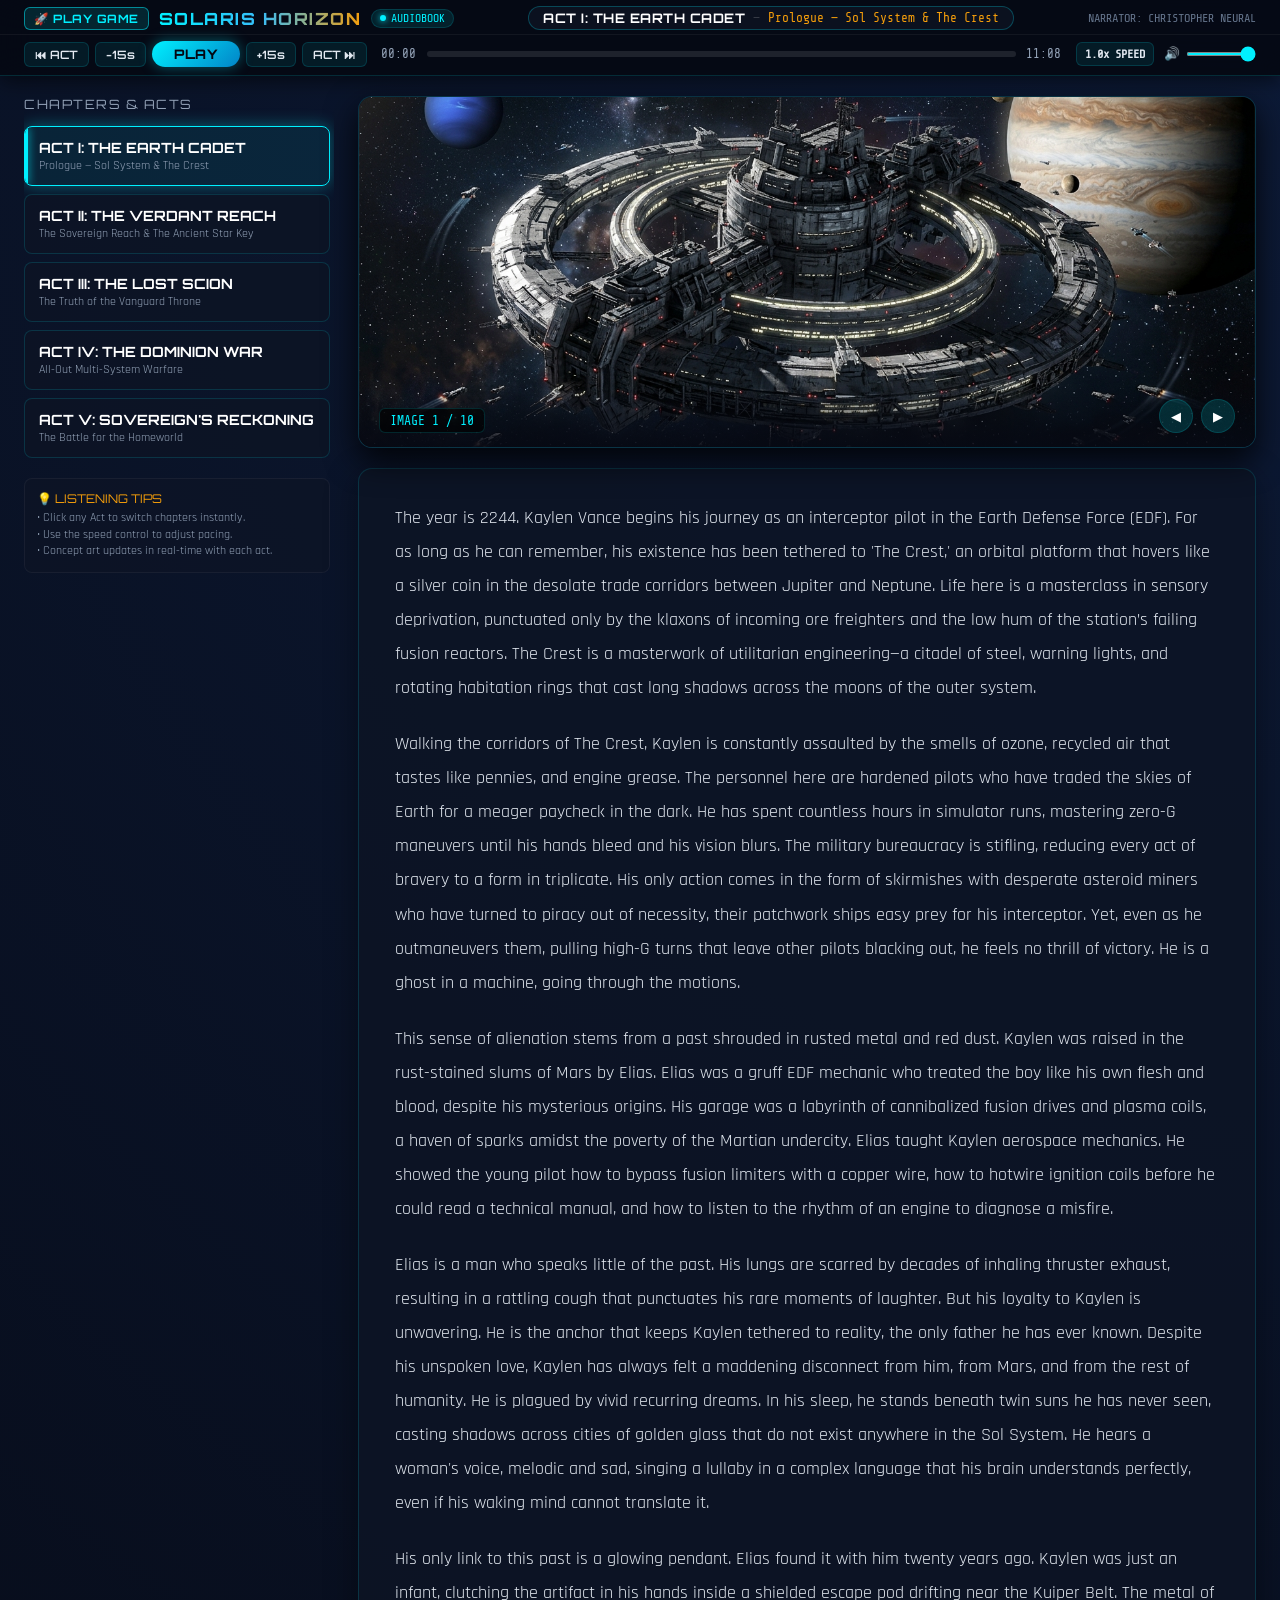
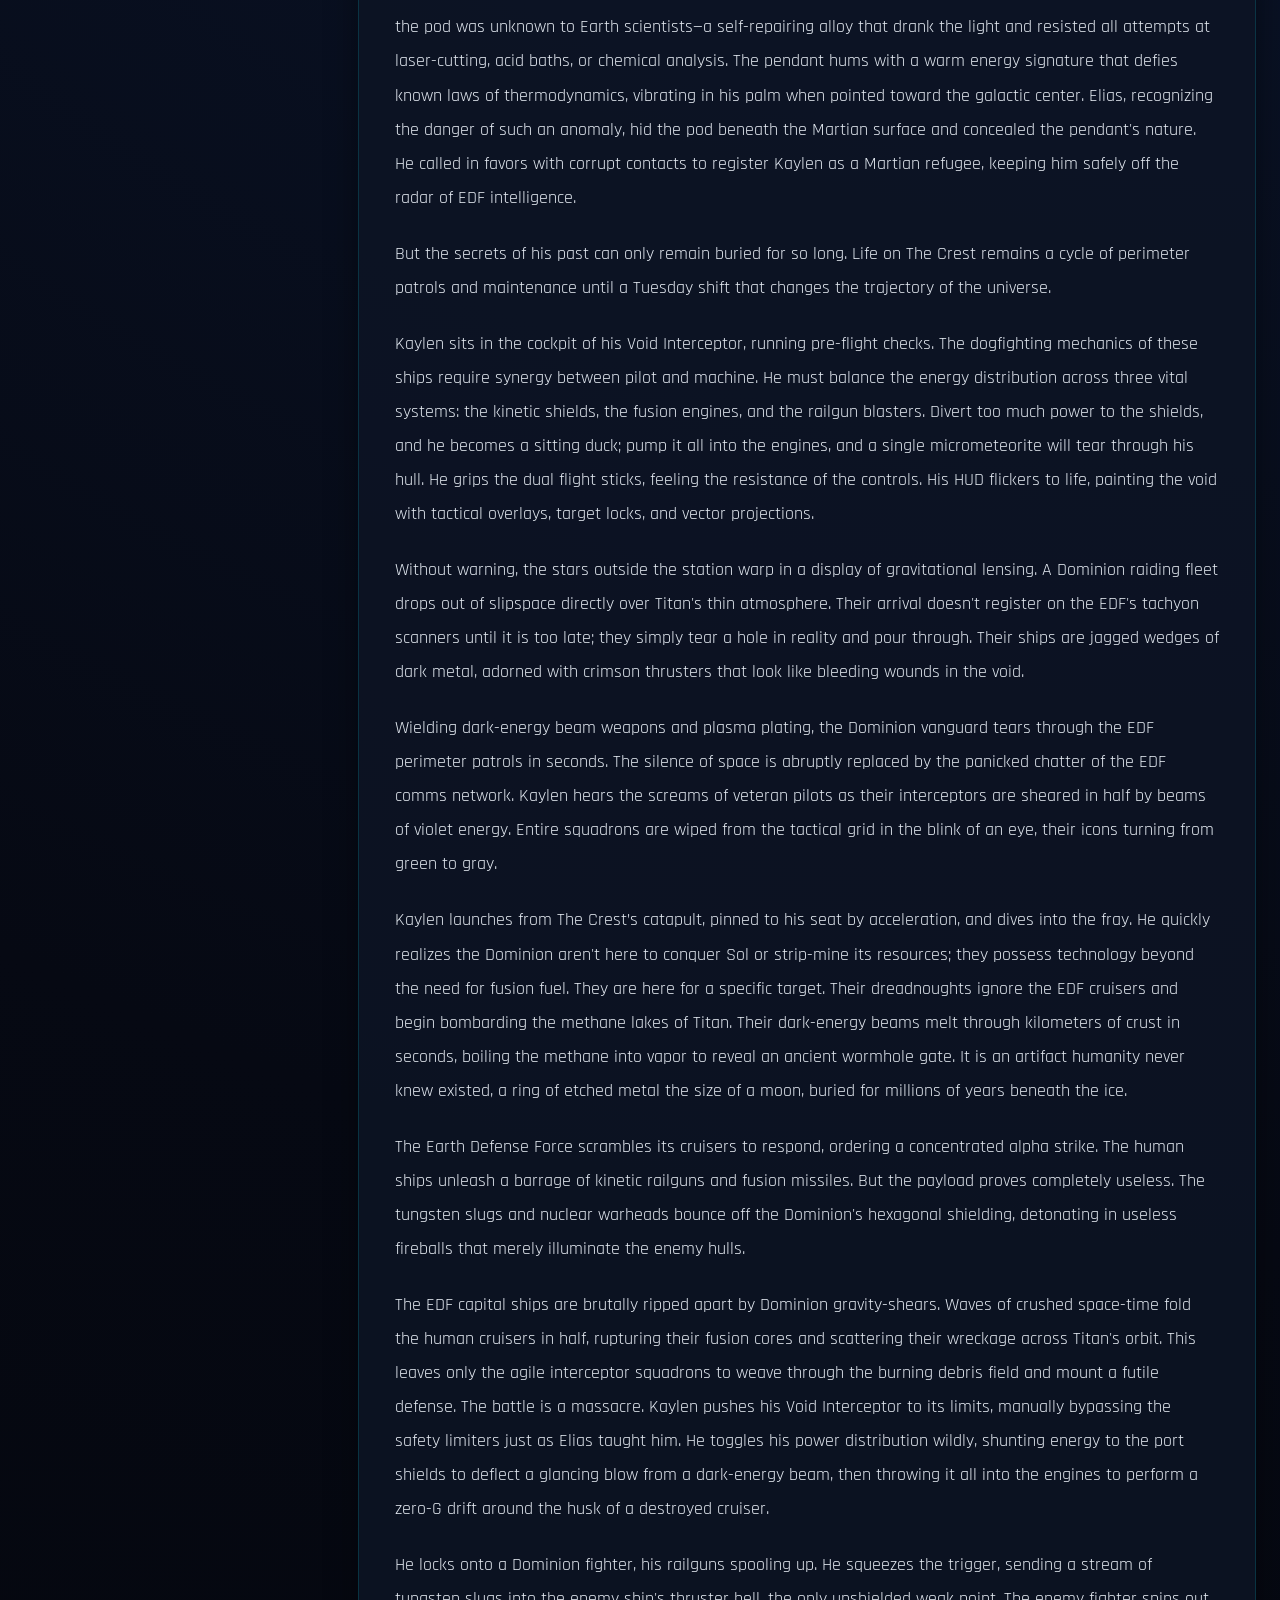
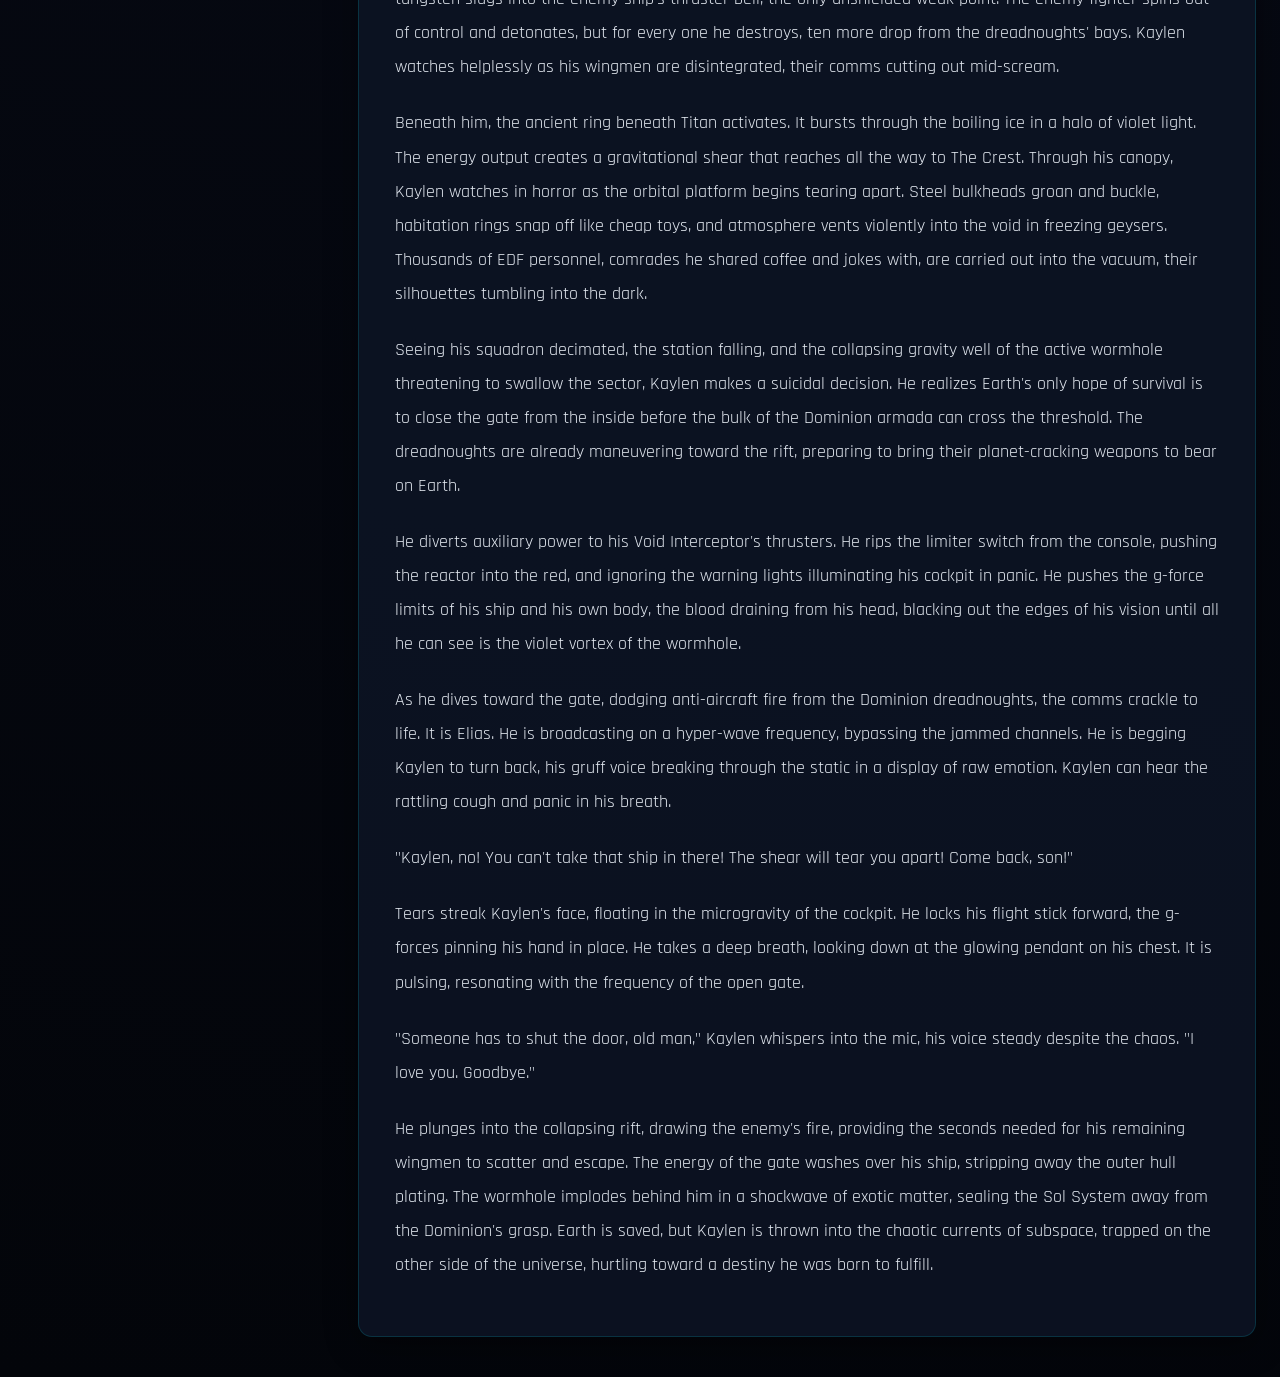
<file: audiobook.html>
<!DOCTYPE html>
<html lang="en">
<head>
    <meta charset="UTF-8">
    <meta name="viewport" content="width=device-width, initial-scale=1.0">
    <title>Solaris Horizon: Emergence — Audiobook & Cinematic Reader</title>
    <link rel="preconnect" href="https://fonts.googleapis.com">
    <link rel="preconnect" href="https://fonts.gstatic.com" crossorigin>
    <link href="https://fonts.googleapis.com/css2?family=Orbitron:wght@400;600;800;900&family=Rajdhani:wght@400;500;600;700&family=Share+Tech+Mono&display=swap" rel="stylesheet">
    <style>
        :root {
            --bg-base: #060913;
            --bg-card: rgba(14, 21, 37, 0.85);
            --bg-card-glass: rgba(10, 16, 30, 0.75);
            --cyan-primary: #00f0ff;
            --cyan-glow: rgba(0, 240, 255, 0.35);
            --gold-accent: #f59e0b;
            --gold-glow: rgba(245, 158, 11, 0.35);
            --purple-accent: #a855f7;
            --red-accent: #ef4444;
            --text-main: #e2e8f0;
            --text-muted: #94a3b8;
            --text-dim: #64748b;
            --border-glass: rgba(0, 240, 255, 0.15);
            --border-gold: rgba(245, 158, 11, 0.25);
        }

        * {
            box-sizing: border-box;
            margin: 0;
            padding: 0;
            user-select: none;
        }

        body {
            background: radial-gradient(circle at top right, #0d1b38 0%, #060913 60%, #03050a 100%);
            color: var(--text-main);
            font-family: 'Rajdhani', sans-serif;
            min-height: 100vh;
            display: flex;
            flex-direction: column;
            overflow-x: hidden;
        }

        /* Sticky Ultra-Compact Top Controls Bar */
        .top-nav-compact {
            background: rgba(6, 9, 19, 0.95);
            backdrop-filter: blur(16px);
            border-bottom: 1px solid var(--border-glass);
            position: sticky;
            top: 0;
            z-index: 1000;
            display: flex;
            flex-direction: column;
            box-shadow: 0 4px 20px rgba(0, 0, 0, 0.6);
        }

        .top-nav-row1 {
            display: flex;
            justify-content: space-between;
            align-items: center;
            padding: 6px 24px 4px 24px;
            border-bottom: 1px solid rgba(255, 255, 255, 0.05);
            gap: 12px;
        }

        .logo-group {
            display: flex;
            align-items: center;
            gap: 10px;
            flex-shrink: 0;
        }

        .back-game-btn {
            background: rgba(0, 240, 255, 0.12);
            border: 1px solid rgba(0, 240, 255, 0.5);
            color: var(--cyan-primary);
            text-decoration: none;
            font-family: 'Orbitron', sans-serif;
            font-size: 0.72rem;
            font-weight: 700;
            padding: 3px 9px;
            border-radius: 6px;
            transition: all 0.2s ease;
            letter-spacing: 0.5px;
        }

        .back-game-btn:hover {
            background: var(--cyan-primary);
            color: #000;
            box-shadow: 0 0 10px var(--cyan-glow);
        }

        .logo-title {
            font-family: 'Orbitron', sans-serif;
            font-size: 1.05rem;
            font-weight: 800;
            letter-spacing: 1.5px;
            background: linear-gradient(90deg, #00f0ff, #38bdf8, #f59e0b);
            -webkit-background-clip: text;
            -webkit-text-fill-color: transparent;
        }

        .badge-voice {
            font-family: 'Share Tech Mono', monospace;
            font-size: 0.72rem;
            background: rgba(0, 240, 255, 0.1);
            color: var(--cyan-primary);
            border: 1px solid var(--border-glass);
            padding: 2px 8px;
            border-radius: 14px;
            display: flex;
            align-items: center;
            gap: 5px;
        }

        .pulse-dot {
            width: 6px;
            height: 6px;
            background: var(--cyan-primary);
            border-radius: 50%;
            box-shadow: 0 0 6px var(--cyan-primary);
            animation: pulse 1.6s infinite;
        }

        @keyframes pulse {
            0%, 100% { transform: scale(1); opacity: 1; }
            50% { transform: scale(1.4); opacity: 0.6; }
        }

        .track-info-pill {
            display: flex;
            align-items: center;
            gap: 8px;
            background: rgba(14, 21, 37, 0.75);
            border: 1px solid rgba(0, 240, 255, 0.25);
            padding: 3px 14px;
            border-radius: 20px;
            overflow: hidden;
            text-overflow: ellipsis;
            white-space: nowrap;
            max-width: 50%;
        }

        .now-playing-title {
            font-family: 'Orbitron', sans-serif;
            font-size: 0.82rem;
            font-weight: 700;
            color: #fff;
            letter-spacing: 0.5px;
            white-space: nowrap;
        }

        .track-separator {
            color: rgba(255, 255, 255, 0.3);
            font-size: 0.8rem;
        }

        .now-playing-sub {
            font-size: 0.8rem;
            color: var(--gold-accent);
            font-family: 'Share Tech Mono', monospace;
            overflow: hidden;
            text-overflow: ellipsis;
            white-space: nowrap;
        }

        .narrator-tag {
            font-family: 'Share Tech Mono', monospace;
            color: var(--text-dim);
            font-size: 0.75rem;
            flex-shrink: 0;
        }

        .top-nav-row2 {
            display: flex;
            align-items: center;
            justify-content: space-between;
            gap: 14px;
            padding: 6px 24px 8px 24px;
        }

        .compact-btn-group {
            display: flex;
            align-items: center;
            gap: 6px;
            flex-shrink: 0;
        }

        .ctrl-btn-mini {
            background: rgba(0, 240, 255, 0.08);
            border: 1px solid var(--border-glass);
            color: var(--text-main);
            padding: 4px 10px;
            border-radius: 6px;
            cursor: pointer;
            font-family: 'Orbitron', sans-serif;
            font-size: 0.72rem;
            font-weight: 600;
            display: flex;
            align-items: center;
            justify-content: center;
            transition: all 0.2s ease;
        }

        .ctrl-btn-mini:hover {
            background: rgba(0, 240, 255, 0.2);
            border-color: var(--cyan-primary);
            color: #fff;
            box-shadow: 0 0 8px var(--cyan-glow);
        }

        .play-main-btn-compact {
            background: linear-gradient(135deg, #00f0ff, #0284c7);
            color: #030712;
            padding: 5px 22px;
            border-radius: 20px;
            border: none;
            font-family: 'Orbitron', sans-serif;
            font-size: 0.82rem;
            font-weight: 800;
            cursor: pointer;
            box-shadow: 0 0 14px var(--cyan-glow);
            transition: all 0.2s ease;
            letter-spacing: 0.5px;
        }

        .play-main-btn-compact:hover {
            transform: scale(1.04);
            box-shadow: 0 0 20px var(--cyan-primary);
        }

        .compact-progress-container {
            display: flex;
            align-items: center;
            gap: 10px;
            flex: 1;
        }

        .progress-bar-wrapper-compact {
            flex: 1;
            height: 6px;
            background: rgba(255, 255, 255, 0.1);
            border-radius: 3px;
            cursor: pointer;
            position: relative;
            overflow: hidden;
            transition: height 0.15s ease;
        }

        .progress-bar-wrapper-compact:hover {
            height: 8px;
        }

        .progress-bar-fill {
            height: 100%;
            width: 0%;
            background: linear-gradient(90deg, #00f0ff, #f59e0b);
            border-radius: 3px;
            box-shadow: 0 0 10px var(--cyan-primary);
            transition: width 0.1s linear;
        }

        .time-label {
            font-family: 'Share Tech Mono', monospace;
            font-size: 0.78rem;
            color: var(--text-muted);
            min-width: 36px;
        }

        .compact-aux-group {
            display: flex;
            align-items: center;
            gap: 10px;
            flex-shrink: 0;
        }

        .speed-btn {
            font-family: 'Share Tech Mono', monospace;
            font-size: 0.75rem;
            padding: 4px 8px;
        }

        .vol-control {
            display: flex;
            align-items: center;
            gap: 6px;
            font-size: 0.8rem;
        }

        .vol-control input[type="range"] {
            width: 70px;
            height: 4px;
            accent-color: var(--cyan-primary);
            cursor: pointer;
        }

        /* Layout */
        .main-container {
            max-width: 1440px;
            margin: 0 auto;
            padding: 20px 24px 40px 24px;
            display: grid;
            grid-template-columns: 310px 1fr;
            gap: 24px;
            flex: 1;
            width: 100%;
        }

        /* Left Navigation Tabs - ALWAYS STICKY */
        .sidebar {
            position: sticky;
            top: 86px;
            align-self: start;
            max-height: calc(100vh - 106px);
            overflow-y: auto;
            display: flex;
            flex-direction: column;
            gap: 12px;
            padding-right: 4px;
        }

        .sidebar::-webkit-scrollbar {
            width: 4px;
        }

        .sidebar::-webkit-scrollbar-track {
            background: transparent;
        }

        .sidebar::-webkit-scrollbar-thumb {
            background: rgba(0, 240, 255, 0.2);
            border-radius: 2px;
        }

        .sidebar::-webkit-scrollbar-thumb:hover {
            background: var(--cyan-primary);
        }

        .act-nav-list {
            display: flex;
            flex-direction: column;
            gap: 8px;
        }

        .act-tab-btn {
            background: var(--bg-card);
            border: 1px solid var(--border-glass);
            border-radius: 8px;
            padding: 12px 14px;
            text-align: left;
            cursor: pointer;
            transition: all 0.2s ease;
            position: relative;
            overflow: hidden;
        }

        .act-tab-btn:hover {
            border-color: var(--cyan-primary);
            box-shadow: 0 0 12px var(--cyan-glow);
            transform: translateX(3px);
        }

        .act-tab-btn.active {
            background: rgba(0, 240, 255, 0.08);
            border-color: var(--cyan-primary);
            box-shadow: 0 0 16px var(--cyan-glow);
        }

        .act-tab-btn.active::before {
            content: '';
            position: absolute;
            left: 0;
            top: 0;
            bottom: 0;
            width: 3px;
            background: var(--cyan-primary);
            box-shadow: 0 0 8px var(--cyan-primary);
        }

        .tab-title {
            font-family: 'Orbitron', sans-serif;
            font-size: 0.88rem;
            font-weight: 700;
            color: #fff;
            margin-bottom: 2px;
        }

        .tab-subtitle {
            font-size: 0.78rem;
            color: var(--text-muted);
            line-height: 1.2;
        }

        /* Content Panel */
        .content-panel {
            display: flex;
            flex-direction: column;
            gap: 20px;
        }

        /* Concept Art Slideshow - ALWAYS STICKY AT TOP */
        .art-showcase-card {
            background: var(--bg-card);
            border: 1px solid var(--border-glass);
            border-radius: 14px;
            overflow: hidden;
            position: sticky;
            top: 82px;
            z-index: 90;
            box-shadow: 0 12px 32px rgba(0, 0, 0, 0.85);
            backdrop-filter: blur(16px);
        }

        .art-display-wrapper {
            width: 100%;
            height: min(350px, 40vh);
            background: #020408;
            position: relative;
            display: flex;
            align-items: center;
            justify-content: center;
            overflow: hidden;
        }

        .art-img {
            width: 100%;
            height: 100%;
            object-fit: cover;
            transition: opacity 0.4s ease-in-out, transform 0.4s ease;
        }

        .art-overlay {
            position: absolute;
            bottom: 0;
            left: 0;
            right: 0;
            padding: 14px 20px;
            background: linear-gradient(to top, rgba(6, 9, 19, 0.95), transparent);
            display: flex;
            justify-content: space-between;
            align-items: flex-end;
        }

        .art-counter {
            font-family: 'Share Tech Mono', monospace;
            font-size: 0.82rem;
            color: var(--cyan-primary);
            background: rgba(0,0,0,0.65);
            padding: 4px 10px;
            border-radius: 6px;
            border: 1px solid var(--border-glass);
        }

        .art-nav-arrows {
            display: flex;
            gap: 8px;
        }

        .art-arrow-btn {
            background: rgba(0, 240, 255, 0.15);
            border: 1px solid var(--border-glass);
            color: #fff;
            width: 34px;
            height: 34px;
            border-radius: 50%;
            display: flex;
            align-items: center;
            justify-content: center;
            cursor: pointer;
            transition: all 0.2s ease;
            font-size: 0.8rem;
        }

        .art-arrow-btn:hover {
            background: var(--cyan-primary);
            color: #000;
            box-shadow: 0 0 10px var(--cyan-glow);
        }

        /* Story Text Card */
        .story-text-card {
            background: var(--bg-card);
            border: 1px solid var(--border-glass);
            border-radius: 14px;
            padding: 32px 36px;
            line-height: 1.85;
            font-size: 1.15rem;
            user-select: text;
            box-shadow: 0 8px 32px rgba(0, 0, 0, 0.4);
            position: relative;
            z-index: 10;
        }

        .story-paragraph {
            margin-bottom: 22px;
            color: var(--text-main);
            transition: color 0.3s ease;
            scroll-margin-top: 460px;
        }

        .story-paragraph.reading-highlight {
            color: #ffffff;
            border-left: 3px solid var(--cyan-primary);
            padding-left: 14px;
            background: rgba(0, 240, 255, 0.04);
            border-radius: 0 8px 8px 0;
        }
    </style>
</head>
<body>

    <!-- Unified Sticky Compact Top Controls Header -->
    <header class="top-nav-compact">
        <!-- Row 1: Header Branding & Current Track Info -->
        <div class="top-nav-row1">
            <div class="logo-group">
                <a href="index.html" class="back-game-btn" title="Return to Space Game Simulator">🚀 PLAY GAME</a>
                <span class="logo-title">SOLARIS HORIZON</span>
                <span class="badge-voice"><span class="pulse-dot"></span> AUDIOBOOK</span>
            </div>
            
            <div class="track-info-pill">
                <span class="now-playing-title" id="playerTitle">ACT I: THE EARTH CADET</span>
                <span class="track-separator">—</span>
                <span class="now-playing-sub" id="playerSubtitle">Prologue — Sol System & The Crest</span>
            </div>
            
            <div class="narrator-tag">
                <span>NARRATOR: CHRISTOPHER NEURAL</span>
            </div>
        </div>

        <!-- Row 2: Ultra-Compact Audio Playback Controls & Scrubber -->
        <div class="top-nav-row2">
            <!-- Playback Control Buttons -->
            <div class="compact-btn-group">
                <button class="ctrl-btn-mini" onclick="prevAct()" title="Previous Act">⏮ ACT</button>
                <button class="ctrl-btn-mini" onclick="skipTime(-15)" title="Rewind 15 seconds">-15s</button>
                <button class="play-main-btn-compact" id="playPauseBtn" onclick="togglePlay()">PLAY</button>
                <button class="ctrl-btn-mini" onclick="skipTime(15)" title="Forward 15 seconds">+15s</button>
                <button class="ctrl-btn-mini" onclick="nextAct()" title="Next Act">ACT ⏭</button>
            </div>

            <!-- Integrated Progress Bar & Time Display -->
            <div class="compact-progress-container">
                <span class="time-label" id="currentTime">00:00</span>
                <div class="progress-bar-wrapper-compact" id="progressWrapper" onclick="seekAudio(event)" title="Click to seek audio">
                    <div class="progress-bar-fill" id="progressFill"></div>
                </div>
                <span class="time-label" id="totalTime">--:--</span>
            </div>

            <!-- Speed & Volume Controls -->
            <div class="compact-aux-group">
                <button class="ctrl-btn-mini speed-btn" id="speedBtn" onclick="cycleSpeed()" title="Playback Speed">1.0x SPEED</button>
                <div class="vol-control">
                    <label for="volSlider">🔊</label>
                    <input type="range" min="0" max="1" step="0.05" value="1" id="volSlider" oninput="setVolume(this.value)" title="Volume">
                </div>
            </div>
        </div>
    </header>

    <main class="main-container">
        <!-- Sidebar Navigation (Always Visible & Sticky) -->
        <aside class="sidebar">
            <div style="font-family: 'Orbitron'; font-size: 0.8rem; letter-spacing: 1.5px; color: var(--text-muted); margin-bottom: 2px;">CHAPTERS & ACTS</div>
            <div class="act-nav-list" id="actNavList"></div>
            
            <div style="margin-top: 8px; padding: 12px; background: rgba(14, 21, 37, 0.6); border: 1px solid rgba(255,255,255,0.05); border-radius: 8px;">
                <div style="font-family: 'Orbitron'; font-size: 0.75rem; color: var(--gold-accent); margin-bottom: 4px;">💡 LISTENING TIPS</div>
                <div style="font-size: 0.75rem; color: var(--text-muted); line-height: 1.4;">
                    • Click any Act to switch chapters instantly.<br>
                    • Use the speed control to adjust pacing.<br>
                    • Concept art updates in real-time with each act.
                </div>
            </div>
        </aside>

        <!-- Main Content Area -->
        <section class="content-panel">
            
            <!-- Concept Art Slideshow -->
            <div class="art-showcase-card">
                <div class="art-display-wrapper">
                    <img src="" id="artImage" class="art-img" alt="Act Concept Art">
                    <div class="art-overlay">
                        <div class="art-counter" id="artCounter">IMAGE 1 / 10</div>
                        <div class="art-nav-arrows">
                            <button class="art-arrow-btn" onclick="prevImage()" title="Previous Image">◀</button>
                            <button class="art-arrow-btn" onclick="nextImage()" title="Next Image">▶</button>
                        </div>
                    </div>
                </div>
            </div>

            <!-- Story Text Reader -->
            <div class="story-text-card" id="storyTextContainer"></div>

        </section>
    </main>

    <audio id="audioElement" preload="auto"></audio>

    <script>
        const actsData = [
  {
    "actNum": "I",
    "actKey": "act1",
    "title": "ACT I: THE EARTH CADET",
    "subtitle": "Prologue — Sol System & The Crest",
    "audio": "audio/act_i_narration.mp3",
    "images": [
      "concept_art/act1/act1_scene1_1787218888778.jpg",
      "concept_art/act1/act1_scene2_1787218896806.jpg",
      "concept_art/act1/act1_scene3_1787218905774.jpg",
      "concept_art/act1/act1_scene4_1787218922147.jpg",
      "concept_art/act1/act1_scene5_1787218930393.jpg",
      "concept_art/act1/act1_scene6_1787218937514.jpg",
      "concept_art/act1/act1_scene7_1787218990558.jpg",
      "concept_art/act1/act1_scene8_1787219008816.jpg",
      "concept_art/act1/act1_scene9_1787218956046.jpg",
      "concept_art/act1/act1_scene10_1787219027147.jpg"
    ],
    "paragraphs": [
      "The year is 2244. Kaylen Vance begins his journey as an interceptor pilot in the Earth Defense Force (EDF). For as long as he can remember, his existence has been tethered to 'The Crest,' an orbital platform that hovers like a silver coin in the desolate trade corridors between Jupiter and Neptune. Life here is a masterclass in sensory deprivation, punctuated only by the klaxons of incoming ore freighters and the low hum of the station’s failing fusion reactors. The Crest is a masterwork of utilitarian engineering—a citadel of steel, warning lights, and rotating habitation rings that cast long shadows across the moons of the outer system.",
      "Walking the corridors of The Crest, Kaylen is constantly assaulted by the smells of ozone, recycled air that tastes like pennies, and engine grease. The personnel here are hardened pilots who have traded the skies of Earth for a meager paycheck in the dark. He has spent countless hours in simulator runs, mastering zero-G maneuvers until his hands bleed and his vision blurs. The military bureaucracy is stifling, reducing every act of bravery to a form in triplicate. His only action comes in the form of skirmishes with desperate asteroid miners who have turned to piracy out of necessity, their patchwork ships easy prey for his interceptor. Yet, even as he outmaneuvers them, pulling high-G turns that leave other pilots blacking out, he feels no thrill of victory. He is a ghost in a machine, going through the motions.",
      "This sense of alienation stems from a past shrouded in rusted metal and red dust. Kaylen was raised in the rust-stained slums of Mars by Elias. Elias was a gruff EDF mechanic who treated the boy like his own flesh and blood, despite his mysterious origins. His garage was a labyrinth of cannibalized fusion drives and plasma coils, a haven of sparks amidst the poverty of the Martian undercity. Elias taught Kaylen aerospace mechanics. He showed the young pilot how to bypass fusion limiters with a copper wire, how to hotwire ignition coils before he could read a technical manual, and how to listen to the rhythm of an engine to diagnose a misfire.",
      "Elias is a man who speaks little of the past. His lungs are scarred by decades of inhaling thruster exhaust, resulting in a rattling cough that punctuates his rare moments of laughter. But his loyalty to Kaylen is unwavering. He is the anchor that keeps Kaylen tethered to reality, the only father he has ever known. Despite his unspoken love, Kaylen has always felt a maddening disconnect from him, from Mars, and from the rest of humanity. He is plagued by vivid recurring dreams. In his sleep, he stands beneath twin suns he has never seen, casting shadows across cities of golden glass that do not exist anywhere in the Sol System. He hears a woman's voice, melodic and sad, singing a lullaby in a complex language that his brain understands perfectly, even if his waking mind cannot translate it.",
      "His only link to this past is a glowing pendant. Elias found it with him twenty years ago. Kaylen was just an infant, clutching the artifact in his hands inside a shielded escape pod drifting near the Kuiper Belt. The metal of the pod was unknown to Earth scientists—a self-repairing alloy that drank the light and resisted all attempts at laser-cutting, acid baths, or chemical analysis. The pendant hums with a warm energy signature that defies known laws of thermodynamics, vibrating in his palm when pointed toward the galactic center. Elias, recognizing the danger of such an anomaly, hid the pod beneath the Martian surface and concealed the pendant's nature. He called in favors with corrupt contacts to register Kaylen as a Martian refugee, keeping him safely off the radar of EDF intelligence.",
      "But the secrets of his past can only remain buried for so long. Life on The Crest remains a cycle of perimeter patrols and maintenance until a Tuesday shift that changes the trajectory of the universe.",
      "Kaylen sits in the cockpit of his Void Interceptor, running pre-flight checks. The dogfighting mechanics of these ships require synergy between pilot and machine. He must balance the energy distribution across three vital systems: the kinetic shields, the fusion engines, and the railgun blasters. Divert too much power to the shields, and he becomes a sitting duck; pump it all into the engines, and a single micrometeorite will tear through his hull. He grips the dual flight sticks, feeling the resistance of the controls. His HUD flickers to life, painting the void with tactical overlays, target locks, and vector projections.",
      "Without warning, the stars outside the station warp in a display of gravitational lensing. A Dominion raiding fleet drops out of slipspace directly over Titan's thin atmosphere. Their arrival doesn't register on the EDF's tachyon scanners until it is too late; they simply tear a hole in reality and pour through. Their ships are jagged wedges of dark metal, adorned with crimson thrusters that look like bleeding wounds in the void.",
      "Wielding dark-energy beam weapons and plasma plating, the Dominion vanguard tears through the EDF perimeter patrols in seconds. The silence of space is abruptly replaced by the panicked chatter of the EDF comms network. Kaylen hears the screams of veteran pilots as their interceptors are sheared in half by beams of violet energy. Entire squadrons are wiped from the tactical grid in the blink of an eye, their icons turning from green to gray.",
      "Kaylen launches from The Crest’s catapult, pinned to his seat by acceleration, and dives into the fray. He quickly realizes the Dominion aren't here to conquer Sol or strip-mine its resources; they possess technology beyond the need for fusion fuel. They are here for a specific target. Their dreadnoughts ignore the EDF cruisers and begin bombarding the methane lakes of Titan. Their dark-energy beams melt through kilometers of crust in seconds, boiling the methane into vapor to reveal an ancient wormhole gate. It is an artifact humanity never knew existed, a ring of etched metal the size of a moon, buried for millions of years beneath the ice.",
      "The Earth Defense Force scrambles its cruisers to respond, ordering a concentrated alpha strike. The human ships unleash a barrage of kinetic railguns and fusion missiles. But the payload proves completely useless. The tungsten slugs and nuclear warheads bounce off the Dominion's hexagonal shielding, detonating in useless fireballs that merely illuminate the enemy hulls.",
      "The EDF capital ships are brutally ripped apart by Dominion gravity-shears. Waves of crushed space-time fold the human cruisers in half, rupturing their fusion cores and scattering their wreckage across Titan's orbit. This leaves only the agile interceptor squadrons to weave through the burning debris field and mount a futile defense. The battle is a massacre. Kaylen pushes his Void Interceptor to its limits, manually bypassing the safety limiters just as Elias taught him. He toggles his power distribution wildly, shunting energy to the port shields to deflect a glancing blow from a dark-energy beam, then throwing it all into the engines to perform a zero-G drift around the husk of a destroyed cruiser.",
      "He locks onto a Dominion fighter, his railguns spooling up. He squeezes the trigger, sending a stream of tungsten slugs into the enemy ship's thruster bell, the only unshielded weak point. The enemy fighter spins out of control and detonates, but for every one he destroys, ten more drop from the dreadnoughts' bays. Kaylen watches helplessly as his wingmen are disintegrated, their comms cutting out mid-scream.",
      "Beneath him, the ancient ring beneath Titan activates. It bursts through the boiling ice in a halo of violet light. The energy output creates a gravitational shear that reaches all the way to The Crest. Through his canopy, Kaylen watches in horror as the orbital platform begins tearing apart. Steel bulkheads groan and buckle, habitation rings snap off like cheap toys, and atmosphere vents violently into the void in freezing geysers. Thousands of EDF personnel, comrades he shared coffee and jokes with, are carried out into the vacuum, their silhouettes tumbling into the dark.",
      "Seeing his squadron decimated, the station falling, and the collapsing gravity well of the active wormhole threatening to swallow the sector, Kaylen makes a suicidal decision. He realizes Earth's only hope of survival is to close the gate from the inside before the bulk of the Dominion armada can cross the threshold. The dreadnoughts are already maneuvering toward the rift, preparing to bring their planet-cracking weapons to bear on Earth.",
      "He diverts auxiliary power to his Void Interceptor's thrusters. He rips the limiter switch from the console, pushing the reactor into the red, and ignoring the warning lights illuminating his cockpit in panic. He pushes the g-force limits of his ship and his own body, the blood draining from his head, blacking out the edges of his vision until all he can see is the violet vortex of the wormhole.",
      "As he dives toward the gate, dodging anti-aircraft fire from the Dominion dreadnoughts, the comms crackle to life. It is Elias. He is broadcasting on a hyper-wave frequency, bypassing the jammed channels. He is begging Kaylen to turn back, his gruff voice breaking through the static in a display of raw emotion. Kaylen can hear the rattling cough and panic in his breath.",
      "\"Kaylen, no! You can't take that ship in there! The shear will tear you apart! Come back, son!\"",
      "Tears streak Kaylen's face, floating in the microgravity of the cockpit. He locks his flight stick forward, the g-forces pinning his hand in place. He takes a deep breath, looking down at the glowing pendant on his chest. It is pulsing, resonating with the frequency of the open gate.",
      "\"Someone has to shut the door, old man,\" Kaylen whispers into the mic, his voice steady despite the chaos. \"I love you. Goodbye.\"",
      "He plunges into the collapsing rift, drawing the enemy's fire, providing the seconds needed for his remaining wingmen to scatter and escape. The energy of the gate washes over his ship, stripping away the outer hull plating. The wormhole implodes behind him in a shockwave of exotic matter, sealing the Sol System away from the Dominion's grasp. Earth is saved, but Kaylen is thrown into the chaotic currents of subspace, trapped on the other side of the universe, hurtling toward a destiny he was born to fulfill."
    ]
  },
  {
    "actNum": "II",
    "actKey": "act2",
    "title": "ACT II: THE VERDANT REACH",
    "subtitle": "The Sovereign Reach & The Ancient Star Key",
    "audio": "audio/act_ii_narration.mp3",
    "images": [
      "concept_art/act2/act2_scene1_1787218890260.jpg",
      "concept_art/act2/act2_scene2_1787218897262.jpg",
      "concept_art/act2/act2_scene3_1787218906436.jpg",
      "concept_art/act2/act2_scene4_1787218927540.jpg",
      "concept_art/act2/act2_scene5_1787218938347.jpg",
      "concept_art/act2/act2_scene6_1787218971818.jpg",
      "concept_art/act2/act2_scene7_1787218980430.jpg",
      "concept_art/act2/act2_scene8_1787218999741.jpg",
      "concept_art/act2/act2_scene9_1787219008505.jpg",
      "concept_art/act2/act2_scene10_1787219016454.jpg"
    ],
    "paragraphs": [
      "Expelled from the chaotic subspace currents of the collapsing wormhole, Kaylen Vance slammed back into real-space with bone-jarring force. The transition from the sterile void of the Sol System to this new sector was a sensory overload. Outside his shattered canopy, the sky was a canvas of luminescent nebulas—vibrant ribbons of pink and green, interwoven with rogue asteroid clusters that drifted like forgotten debris of creation. This was the Sovereign Reach, an uncharted expanse thousands of light-years from Earth, and it was deadly.",
      "His Void Interceptor was a floating coffin. Damage alarms wailed in a symphony of imminent death, the life support system was failing, and the fusion reactor had drained in the sprint to seal the Titan gate. Frost crept across the edges of the cockpit glass, and the cold of the void began to seep through Kaylen's flight suit. He was drifting toward the corona of a harsh star, his breath crystallizing in the failing atmosphere.",
      "Just as the edges of his vision began to darken, a violent jolt rocked the Interceptor. An azure tractor beam locked onto his ruined hull, halting its descent toward the star. Kaylen watched through half-lidded eyes as the rust-colored silhouette of a salvage vessel eclipsed the starlight, pulling him from the jaws of the void.",
      "He awoke hours later in the sterile medical bay of the scavenger ship, his wounds hastily patched. When he staggered to the observation deck, the sight before him stole the breath he had regained. The salvage vessel was docking at an independent outpost known as 'The Rust Haven'. It wasn't a space station; it was the hollowed-out carcass of a ancient dreadnought, a leviathan of metal suspended in cosmic dust.",
      "The Rust Haven was a chaotic hive of scum and villainy, built into the ribbed infrastructure of the ancient warship. It was a neon-lit maze of cantinas, chop shops, and black markets. Armed local warlords rubbed shoulders with disgraced politicians in the shadows, while synthetic units traded encrypted data drives for coolant. The air in the hangar bays tasted of sulfur, synthehol, and the static charge of unshielded plasma cutters.",
      "To survive in this unforgiving frontier, Kaylen had to make a choice. He was no longer an Earth Defense Force cadet; he was a ghost in a galaxy that didn't care if he lived or died. With a heavy heart, he stripped his EDF insignias from his flight suit and repainted his Interceptor's hull in matte grays. He dove headfirst into the underworld of mercenary warfare, knowing that out here, loyalty was bought with plasma fuel and survival belonged only to the ruthless.",
      "His first contracts were acts of desperation. Rival factions, criminal syndicates, and corporate barons controlled the Reach, and Kaylen offered his piloting skills to the highest bidder. He took on dangerous jobs that seasoned mercenaries wouldn't touch. One week, he was escorting freighter convoys through pirate-infested asteroid belts, his Interceptor weaving between monolithic rocks to pick off ambushers. The next, he was flying into volatile nebulas to raid hidden smuggler strongholds for contraband circuitry.",
      "He learned the art of the ambush, shedding the rigid doctrines of the EDF to adapt to the void. He mastered the maneuver of hiding his ship's heat signature within the corona of dying stars, striking out at bounties before vanishing back into the flames. He learned to salvage alien tech from the derelict capital ships from forgotten wars that littered the fringes of the sector.",
      "His tactics evolved. Kaylen learned to rely on stealth, speed, and environmental hazards rather than sheer firepower. He would lure pirate galleons into gas clouds, shooting pockets of methane to disintegrate his pursuers in localized supernovas. When outgunned by missile swarms, he utilized the gravitational pull of micro black holes, slingshotting his Interceptor at incredible speeds to outrun the weapons designed to annihilate him.",
      "But a pilot is only as good as his crew, and The Rust Haven was the perfect place to assemble a family of outcasts. His first recruit was Jax, a cynical hacker whom Kaylen rescued from a warlord's torture rack. Jax was a living wire, constantly jacked into data streams. Operating from the shadows of Kaylen’s modified cargo freighter—which served as their mobile base—Jax handled ship sub-systems, deployed electronic countermeasures, and sliced into enemy communications grids with ease, turning their automated turrets against them.",
      "Then came Kayl, a four-armed alien weapons specialist whom Kaylen won in a game of Sabacc. Kayl was a mountain of muscle and scaled flesh, serving as both the freighter’s gunner and chief mechanic. He possessed a calm in battle, capable of dead-lifting overheated plasma cannons to realign their focusing lenses mid-firefight. Beneath his exterior, Kayl possessed a sense of honor, finding a kindred spirit in the displaced Earth pilot.",
      "The final addition was Lyra, a disgraced tactician seeking redemption. She was a defector from the Iron Dominion—the very empire that had driven Kaylen into the wormhole. Lyra possessed knowledge of Dominion fleet formations, encryptions, and military strategies. Haunted by the war crimes she had facilitated under the tyrant Regent Vaylen, she offered her tactical mind to Kaylen's cause, determined to see her former masters fall.",
      "Together, they transformed the battered Interceptor into a masterpiece of engineering. Their combined expertise allowed Kaylen to customize his fighter, integrating beam weaponry, shield generators, and thruster modifications that made his ship the deadliest strike craft in the Verdant Reach. They were an apex predator unit.",
      "It was during one of these salvage runs that the pendant Kaylen had carried since infancy awoke. The ancient metal began reacting to the environment, pulsing with a rhythmic glow when they approached uncharted coordinates. It acted as a cosmic tuning fork, vibrating with intensity, leading Kaylen away from the trade lanes and into the darkest corners of the sector.",
      "The pendant guided them to ancient wormhole gates hidden within the cores of dead moons and buried within the crushing atmospheres of gas giants. These ancient structures had laid dormant for millions of years, vast rings of obsidian metal that defied the pressure of their environments.",
      "When Kaylen placed the glowing pendant into the central console of the first gate they found, the structure hummed to life, recognizing a genetic signature he didn't know he possessed. The gate didn't open a wormhole; instead, it unlocked a cache of dormant ancient technology, granting Kaylen's ship abilities that defied standard physics and far exceeded anything Earth's engineers had ever dreamed of.",
      "With Kayl and Jax's help, they integrated a teleportation drive into the Interceptor. In combat, it allowed Kaylen to blink across the battlefield. He could jump behind pursuing enemy fighters during a high-speed dogfight, bypassing their shields and causing them to fire upon their own wingmen in the confusion. The sensation of the blink was nauseating—a plunge into a dimension of light and screaming silence—but the tactical advantage was absolute.",
      "From another ruin, they retrieved the schematics and raw materials for dark-matter torpedoes. These munitions were terrifying in their execution. Upon impact, they didn't just explode; they collapsed the enemy's shields by warping the localized gravity field, creating a micro-singularity that crushed cruiser hulls inward like tin cans before violently detonating.",
      "The most defensive upgrade was the phase-shifting armor. Tied directly to his neural interface, Kaylen could trigger a shift in the atomic structure of his ship. For three critical seconds, enemy lasers and kinetic rounds would pass harmlessly through his hull, leaving the Interceptor untouched as he dove through anti-aircraft fire that should have vaporized him.",
      "However, secrets in the Verdant Reach were currency, and currency never stayed hidden for long. Whispers began to spread rapidly among the cantinas, the mercenary guilds, and the bounty hunting syndicates about a pilot from the stars wielding the forbidden \"Star Key.\" Legends spoke of a lost royal bloodline that would one day return to unite the fractured sector and cast down the Iron Dominion. Kaylen's victories and ancient weaponry fueled the fire of these prophecies.",
      "This newfound fame was a double-edged sword. It drew the unwanted attention of local warlords who saw Kaylen not as a savior, but as a walking payday. Bounties were placed on his head, leading to constant ambushes and betrayals by former clients. But the warlords were the least of his concerns. The ripples of his ancient technology had reached the dark corners of the galaxy, alerting the very empire he had fled.",
      "The Iron Dominion had arrived in the Reach. They immediately recognized the energy signatures of the forbidden technology Kaylen wielded. Regent Vaylen, the Dominion's dictator, dispatched his hunter-killer squadrons—fanatical pilots flying dark-energy strike craft—to capture Kaylen dead or alive.",
      "The first encounter with the hunter-killers occurred over a mining colony. They didn't hail, they didn't demand surrender; they simply dropped out of slipspace and opened fire with precision. It was a brutal test of Kaylen's crew and his ancient upgrades. Lyra called out their attack patterns before they formed, Jax scrambled their targeting optics, and Kaylen blinked through their formations, dropping dark-matter torpedoes into their engines.",
      "They survived, but just barely. As Kaylen's battered freighter jumped to hyperspace, leaving the burning wreckage of the Dominion squadron behind, a realization settled over the crew. They were no longer just struggling to survive in the underworld. The pendant was leading them toward a destiny far larger than a paycheck, and the most powerful military force in the known universe would stop at nothing to see them burn."
    ]
  },
  {
    "actNum": "III",
    "actKey": "act3",
    "title": "ACT III: THE LOST SCION",
    "subtitle": "The Truth of the Vanguard Throne",
    "audio": "audio/act_iii_narration.mp3",
    "images": [
      "concept_art/act3/act3_scene1.jpg",
      "concept_art/act3/act3_scene2.jpg",
      "concept_art/act3/act3_scene3.jpg",
      "concept_art/act3/act3_scene4.jpg",
      "concept_art/act3/act3_scene5.jpg",
      "concept_art/act3/act3_scene6.jpg",
      "concept_art/act3/act3_scene7.jpg",
      "concept_art/act3/act3_scene8.jpg",
      "concept_art/act3/act3_scene9.jpg",
      "concept_art/act3/act3_scene10.jpg"
    ],
    "paragraphs": [
      "The deep void of the Tenebris System offered no comfort, only a starless silence that pressed against the viewport of Kaylen's scarred Interceptor. Here, the ancient pendant resting against his chest did not merely hum—it throbbed with a bioluminescent rhythm, casting long azure shadows across the dim cockpit. It had guided Kaylen and his mercenary crew across the breadth of the galaxy, away from the safety of the Rust Haven, plunging them into the uncharted depths of the Nexus.",
      "This was the graveyard of empires. Before them floated a dead star, a black dwarf that exerted a complex gravitational pull on the surrounding space. Trapped in its orbit were thousands—perhaps tens of thousands—of petrified vessels.",
      "They were suspended like insects in amber, frozen in frost. Some were jagged, others sleek, but all had failed to navigate the labyrinthine gravity wells that protected this anomaly. The stillness of this metallic cemetery was chilling to the bone. Kaylen navigated his ship through debris fields of crystallized dreadnoughts and shattered frigates, feeling the ghosts of ancient battles scraping against his hull.",
      "Suddenly, the ship’s navigational computers shrieked in alarm. Red warning lights bathed the cockpit as an invisible force seized the vessel. Manual overrides failed instantly. The engines screamed as they were powered down by an external command.",
      "A central gate—the heart of the Nexus—emerged from the dark. Its architecture was an arrangement of floating monoliths and glowing energy conduits that defied Euclidean logic. The tractor beam was undeniable, dragging the Interceptor into the central chamber of this cosmic cathedral.",
      "Securing his EVA suit, Kaylen drifted from the airlock into the cavernous chamber. It was completely silent, save for the sound of his own breathing echoing over the comms. The scale was incomprehensible, making him feel no larger than a grain of sand. As he approached the primary console—a floating dais of obsidian glass—the pendant around his neck flared with intensity.",
      "A crimson scan line swept over him, analyzing his genetic signature, diving into the marrow of his bones, recognizing the blood that pulsed in his veins. The chamber erupted to life. The floating monoliths reoriented themselves, projecting a crystalline hologram in the center of the dais.",
      "It was a woman, clad in regal armor of white and gold. The resemblance was precise; she possessed his exact eyes, the same resolute jawline, the same defiant stance. She was sad and undeniably royal.",
      "Her voice, carrying the weight of a dying civilization, echoed directly into his helmet. The message she delivered tore down the foundation of his existence. He was not a human orphan scraped from the gutters of a Martian slum. He was the last surviving blood heir to House Vanguard, the benevolent rulers of the Sovereign Reach.",
      "For centuries, his bloodline had maintained an age of peace and scientific enlightenment, unifying the stars before the darkness fell. The holographic queen detailed the tragedy that had wiped his family from the annals of history. Twenty years ago, the grand Vanguard palaces had burned in a treacherous coup.",
      "Regent Vaylen, a trusted advisor consumed by ambition and a lust for dark matter, had orchestrated a massacre. The Iron Dominion was born in the fires of House Vanguard’s destruction. Vaylen had usurped the Sovereign throne, enslaved the people in work camps to fuel his war machine, and purged any trace of the Vanguard lineage.",
      "His mother, bleeding and surrounded by enemies, had placed Kaylen into a shielded escape pod in her final moments. She launched him into an ancient wormhole network, praying the cosmic currents would carry him far from Vaylen’s wrath. He was delivered to the uncharted Sol System, hidden among humanity, raised by an old mechanic who knew the truth but kept it buried to keep the boy safe.",
      "The revelation hit the comms channel like a shockwave, reverberating through the mercenary crew waiting aboard their freighter. Jax, the cynical hacker, immediately advocated for retreat, his voice trembling as he calculated the suicidal odds of facing an empire. Kayl, the weapons specialist, fell to one knee in the cargo bay, his four arms crossed in a pledge of fealty, seeing an opportunity for an honorable crusade. Lyra, the tactician, remained silent before weeping softly, realizing that the child of the queen she had once betrayed now stood before her, offering a path to redemption.",
      "But Vaylen’s paranoia had not waned over the decades. The activation of the Nexus sent a ripple across the subspace network, a beacon that alerted the Iron Dominion. Kaylen was immediately thrust into a political web, hunted by Vaylen’s shadow-assassins.",
      "These fanatical operatives were the terror of the Reach. They piloted sleek stealth-ships that possessed no heat signatures, cloaking themselves in space to strike without warning. They did not fight with honor. The shadow-assassins utilized chemical warfare. They would breach the hulls of outposts and deploy boarding parties, slaughtering entire stations of innocents just to ensure they cornered Kaylen. His life became a flight through the stars, constantly scanning the shadows, and fighting skirmishes against killers in the corridors of deep-space waystations.",
      "Yet, he was not alone. Whispers of his survival reached the Vanguard Remnant, loyalists who had spent twenty years in hiding. These scattered rebel cells had clung to the prophecy of the lost heir. But they were not dreamers; they were cynical survivors. When Kaylen finally made contact with the Remnant generals in a meeting on an acidic moon, they did not bow. They sneered.",
      "To them, he was a naive child who had played in the mud of a primitive world. He lacked the royal bearing, tactical acumen, and ruthlessness required to dismantle the Iron Dominion’s war machine. They viewed his survival as a fluke and his pendant as a stolen toy. They demanded a trial by fire, a demonstration of supremacy, before they would risk their remaining ships and lives for his cause.",
      "The trial was a suicide mission: the liberation of the Kaylen-Tor Prison Colony. It was a fortress built into the core of a hyper-dense planetoid. It was here that the highest-ranking Vanguard generals—the tacticians of the old regime—were scheduled for execution.",
      "Kaylen didn't lead from a command deck. He led from the front. Engaging his Interceptor's phase-shifting armor, he dove into the orbital defense grid, weaving through a blizzard of dark-energy flak. He breached the colony’s outer hull, abandoning his ship to lead the boarding action personally.",
      "In the zero-gravity environment of the prison's central rotunda, Kaylen fought hand-to-hand against elite Dominion guards. The combat was brutal and exhausting. He utilized every trick Elias had taught him in the Martian slums, combining it with the teleporting tech of the ancients.",
      "He fought with the desperation of a cornered animal and the fury of a wronged monarch. He ripped the executioner's blade from his hands, saving the loyalist generals seconds before their demise. Fleeing the colony, he engaged in a dogfight against overwhelming Dominion reinforcements. This was where his brilliance shone.",
      "He didn't rely on brute force; he outsmarted the Dominion commanders. He baited their cruisers into the planetoid's gravity shears, watching their shields collapse under the sheer physics of the trap. He used the debris of destroyed ships as cover, orchestrating a ballet of destruction that left the Remnant fleet watching in awe.",
      "He had proven himself not just as a survivor, but as a predator capable of hunting the Dominion. The skepticism of the Remnant generals evaporated, replaced by a burning loyalty. Slowly, the scattered rebel cells united under his banner. He shed the mercenary ships, replacing them with graceful Vanguard cruisers retrieved from hidden orbital caches.",
      "These sleek vessels shimmered with plasma-shield technology, beam weapons, and slipspace drives. Kaylen established a hidden base of operations in the heart of an asteroid field, surrounded by a masking nebula that rendered Dominion sensors blind.",
      "It was here, amidst the roar of engines and the clatter of munitions, that Kaylen formally took the mantle. He organized his forces, trained recruits into hardened soldiers, and prepared the Vanguard Remnant for an all-out war. The lost scion had returned, and the Sovereign was ready to reclaim the stars."
    ]
  },
  {
    "actNum": "IV",
    "actKey": "act4",
    "title": "ACT IV: THE DOMINION WAR",
    "subtitle": "All-Out Multi-System Warfare",
    "audio": "audio/act_iv_narration.mp3",
    "images": [
      "concept_art/act4/act4_scene1_1787218890556.jpg",
      "concept_art/act4/act4_scene2_1787218898015.jpg",
      "concept_art/act4/act4_scene3_1787218905067.jpg",
      "concept_art/act4/act4_scene4_1787218915030.jpg",
      "concept_art/act4/act4_scene5_1787218922356.jpg",
      "concept_art/act4/act4_scene6_1787218938957.jpg",
      "concept_art/act4/act4_scene7_1787218982100.jpg",
      "concept_art/act4/act4_scene8_1787218947289.jpg",
      "concept_art/act4/act4_scene9_1787218955093.jpg",
      "concept_art/act4/act4_scene10_1787218962561.jpg"
    ],
    "paragraphs": [
      "The mantle of Sovereign is not merely a title; it is a burden that transforms every facet of Kaylen's existence. Accepting his destiny, he realizes that guerrilla raids and scattered resistance will no longer suffice. The Vanguard Remnant must transition from an insurgency into a unified military force. To tear down the Iron Dominion, Kaylen launches a coordinated multi-system war across the interconnected wormhole networks, seeking to dismantle the tyrant Vaylen's dark-energy infrastructure.",
      "In this crucible of conflict, Kaylen undergoes an evolution from a dogfighter relying on instinct to a Fleet Commander burdened with the lives of millions. The transition is jarring. Where he once calculated trajectories and thruster output, he now evaluates casualty rates and the strategic viability of entire star systems. The cockpit of his Interceptor, once his entire universe, is exchanged for the command deck of his newly christened flagship, *The Crown of Vanguard*.",
      "This dreadnought is a masterpiece of ancient Vanguard engineering, recovered from the deepest reaches of the Nexus graveyard. Its hull gleams with polished aurum-alloy, augmented with plasma-shield emitters and rows of heavy beam batteries. The heart of the ship—and the nerve center of the rebellion—is the holographic war room.",
      "Stepping into the war room for the first time is a terrifying experience. The circular chamber is dominated by a floating projection of the Sovereign Reach, illuminated in shifting hues of sapphire, emerald, and crimson. Thousands of individual blips represent dreadnoughts, frigates, fighter squadrons, and supply convoys, all moving in real-time across the galactic map. This is his chessboard. The air thrums with the hum of quantum communication relays, processing petabytes of tactical data from across a dozen warzones.",
      "From his command dais, Kaylen issues tactical orders to armadas of plasma dreadnoughts, agile missile frigates, and swarms of strike fighters. With a wave of his hand, he directs fleet movements across lightyears, calculating slipspace jump coordinates and establishing overlapping fields of fire. He watches as lines of light intersect on the holo-map, representing the clash of thousands of ships. Every system he liberates brings him one step closer to Vanguard Prime, but every order he gives carries a tremendous weight in blood.",
      "Yet, despite the grand scale of his new role, the soul of a pilot still burns within him. Kaylen refuses to be a commander who merely watches from the safety of a citadel. *The Crown of Vanguard* features a rapid-launch tube that allows him to jump into the cockpit of his modified Vanguard fighter. Mid-battle, when a flank begins to crumble or a crucial objective must be secured, he launches from the hangar bays, transitioning from macro-tactics to the visceral reality of deep-space combat.",
      "The combat scale expands drastically, dwarfing the skirmishes of his mercenary days. Kaylen is thrust into fleet engagements that defy comprehension. He coordinates artillery strikes that streak through the void, manages shield walls that ripple with energy as they absorb Dominion salvos, and dives headlong through the crossfire of hundreds of warships.",
      "His Interceptor becomes a scalpel amidst a battle of sledgehammers. He weaves through debris fields composed of shattered cruisers, surgically taking out enemy shield generators, severing communication relays, and neutralizing anti-aircraft batteries to clear a path for his capital ships. The juxtaposition of sitting in the war room and then feeling the roar of his own thrusters creates a frantic tempo to the war.",
      "The Iron Dominion is not slow to react. Regent Vaylen, terrified of the unifying symbol of the Vanguard heir and realizing the magnitude of the threat Kaylen poses to his regime, unleashes the true horror of his arsenal. To crush the rebellion, he deploys the 'Planet-Crackers'—moon-sized dreadnoughts fueled by volatile dark matter.",
      "The first time one of these monstrosities drops out of slipspace, the gravitational displacement causes local space to warp. They are brutalist spheres of black metal and glowing crimson fissures, looking like dying stars encased in armor. They possess the capability to shatter continental plates and boil oceans in minutes, rendering entire worlds into molten slag.",
      "The arrival of a Planet-Cracker in a system changes the stakes entirely. A tactical engagement instantly devolves into a chaotic race against time. Kaylen is forced to split his attention between crippling the superweapon and organizing the evacuation of civilians from the doomed world below. He listens to the panicked pleas of planetary governors begging for salvation over the comms, a cacophony of terror that haunts his rare moments of sleep.",
      "He must strategically manage his fleet's resources, making command decisions on a galactic scale. He must decide which systems to liberate to gain vital resources, plasma fuel, and strategic footholds, and which allied worlds must be sacrificed to stall the Dominion's advance. There are moments when he sits in his command chair, knuckles white as he grips the armrests, and orders his fleets to retreat, knowing that the world below—and everyone on it—will be reduced to ash.",
      "Every victory unlocks new sectors, shipyard upgrades, and allied factions flocking to his banner, but it also escalates the Dominion's system-burning retaliation. Entire planets are reduced to glowing glass as Vaylen's desperation grows. The psychological toll of command weighs heavily upon him. Kaylen is no longer just fighting for his own life or the survival of his small mercenary crew; he is fighting for the existence of billions of innocent souls.",
      "The war is not without its personal tragedies. It forces Kaylen to make heart-wrenching sacrifices, and the cost of leadership is paid in the lives of those he loves. Members of his original scavenger crew—the misfits who pulled him from the void and became his family—fall in battle defending critical supply lines and evacuation transports.",
      "The losses are devastating. Jax, his cynical cyber-warfare specialist, meets his end when his stealth-ship is caught in a warp-core breach during a daring hacking operation on a Dominion central server. His final transmission is a sarcastic joke, cutting off into static as his ship vaporizes. Kayl, the alien weapons expert, holds the line alone in a breached hangar bay, manually firing a cannon to cover a civilian retreat until he is overwhelmed by a swarm of Dominion shock troops.",
      "Most painful of all is the loss of Lyra. Seeking redemption for the atrocities she committed under Vaylen's banner, she makes the ultimate sacrifice during an engagement over a populated refugee world. When a Dominion cruiser locks its dark-energy weapons onto a defenseless civilian transport, Lyra overloads her own reactor and rams her Interceptor directly into the cruiser's bridge. The resulting explosion saves millions, but leaves an aching void in Kaylen's heart. He watches her transponder signal vanish from the tactical holo-map, a testament to the true cost of this war.",
      "Through these agonizing losses, the Vanguard loyalists must learn to adapt. They are forced to abandon their ancient chivalric codes and fight dirty. Under Kaylen's command, they employ ambushes, systemic sabotage, and guerrilla tactics to survive the attrition of the Dominion war machine. He learns to fight like a mercenary on a galactic scale.",
      "The escalating conflict culminates in a siege on the Dominion's primary dark-energy foundry—the fortified heart of Vaylen's war machine. This colossal installation is located deep within the center of a dense nebula known as the Abyssal Veil. The environment itself is a deadly enemy; the swirling plasma storms scramble targeting sensors, drain deflector shields, and tear unshielded hulls apart.",
      "The siege is a nightmare. The armada must navigate through blinding plasma storms, constantly bombarded by hidden Dominion defense platforms and asteroid collisions. Communication is reduced to static, forcing fleet captains to rely on visual signals and pre-planned maneuvers. Kaylen leads the vanguard in his Interceptor, weaving through bolts of lightning to clear a path for his heavy bombers.",
      "The battle is a melee in the dark. Capital ships collide in the thick nebula gas, their weapons firing blindly at point-blank range. Kaylen engages in dogfights where the only illumination comes from the flash of plasma cannons and the explosions of dying ships.",
      "Through sheer determination and casualties, Kaylen successfully breaches the foundry's outer defenses. He navigates his fighter through a trench run along the facility's super-structure, dodging automated turrets and venting plasma exhaust. In a climax, he disables the foundry's main core with a surgical dark-matter torpedo strike.",
      "The resulting chain reaction is apocalyptic. The foundry collapses in a blinding supernova of dark energy that briefly outshines the entire nebula. The shockwave tosses dreadnoughts like toys, but the mission is a success. Kaylen has crippled Vaylen's fleet production capabilities and destroyed his primary source of dark matter.",
      "However, it is a pyrrhic victory. Kaylen leaves the Abyssal Veil with his armada battered, limping back to friendly space. His shipyards are overflowing with damaged vessels, and his crew rosters are decimated. The fleet is depleted, running on fumes and willpower for the final push. Yet, as the echoes of the foundry's destruction ripple across the subspace network, it signals to the entire galaxy that the Iron Dominion is vulnerable. The path to Vanguard Prime is open, setting the stage for the reckoning."
    ]
  },
  {
    "actNum": "V",
    "actKey": "act5",
    "title": "ACT V: SOVEREIGN'S RECKONING",
    "subtitle": "The Battle for the Homeworld",
    "audio": "audio/act_v_narration.mp3",
    "images": [
      "concept_art/act5/act5_scene1_1787218896341.jpg",
      "concept_art/act5/act5_scene2_1787218905454.jpg",
      "concept_art/act5/act5_scene3_1787218915147.jpg",
      "concept_art/act5/act5_scene4_1787218922437.jpg",
      "concept_art/act5/act5_scene5_1787218943500.jpg",
      "concept_art/act5/act5_scene6_1787218951349.jpg",
      "concept_art/act5/act5_scene7_1787218959325.jpg",
      "concept_art/act5/act5_scene8_1787218977863.jpg",
      "concept_art/act5/act5_scene9_1787218987594.jpg",
      "concept_art/act5/act5_scene10_1787218995454.jpg"
    ],
    "paragraphs": [
      "With the Iron Dominion’s supply chains severed and their planet-cracking superweapons reduced to slag in the outer sectors, the path to the Vanguard homeworld finally lay open. The campaign, which had exacted a bloody toll on the united armada, was about to culminate in the heart of the enemy’s power. Kaylen stands on the bridge of *The Crown of Vanguard*, gazing out through the main viewport as his fleet drops out of slipspace. Before him hangs Vanguard Prime—the jewel of the galaxy, the stolen cradle of his ancestors, and the throne he was born to reclaim.",
      "Vanguard Prime is a continent-spanning ecumenopolis, a world entirely swallowed by a vast city. In its golden age, it had been a beacon of art, culture, and enlightened governance, its skies dominated by soaring alabaster spires, suspended monorails, and bioluminescent hanging gardens that breathed life into the steel canyons. Now, however, the planet bears the scars of two decades of Dominion occupation.",
      "Under Regent Vaylen’s brutal martial law, the skies have been choked with industrial smog, casting a sickly twilight over the world. The gardens are dead, replaced by foundries that vomit toxic ash into the atmosphere. Angular Dominion patrol ships drift like carrion birds through the clouds, strictly enforcing planetary curfews with automated sniper batteries and sensory sweepers. The oceans have been dammed and siphoned to cool the dark-matter reactors that power Vaylen’s military machine.",
      "A planetary blockade encircles the ecumenopolis—a suffocating ring of jagged dreadnoughts, fortified minefields, and orbital weapon platforms bristling with plasma cannons. It is the largest defensive grid Kaylen has ever faced, a testament to the desperation of a crumbling regime. Vaylen has pulled every remaining loyalist ship back to the homeworld, fortifying his position for a final stand.",
      "Within his personal command fortress—a citadel of black iron that pierces the smog layer and anchors the primary ancient gate network in orbit—Regent Vaylen has descended into madness. Realizing his grip on the sector is slipping and that the \"Lost Scion\" has come to exact vengeance, Vaylen abandons any pretense of tactical retreat. Driven by a volatile mix of paranoia, malice, and wounded pride, he powers up the ancient ring suspended above his citadel.",
      "He broadcasts a sector-wide transmission, his scarred face filling the hololithic displays of every ship in the fleet. Vaylen’s intention is not to flee. Instead, he plans to launch his vanguard armada directly into the Sol System. He knows Kaylen's true identity, knows of his upbringing on the fringes of Mars, and knows he still harbors love for humanity and his adoptive father, Elias. As his ultimate act of revenge, Vaylen intends to enslave Earth and burn it to glass, forcing Kaylen to watch his past be eradicated before destroying his future.",
      "The ticking clock forces Kaylen's hand. He orders the fleet to advance. An all-out assault is launched against the planetary defense grid. The vacuum of space erupts into a maelstrom of blinding lasers, shattering shields, and expanding clouds of vaporized metal. Thousands of swift fighters clash in a swirling dance between the lumbering dreadnoughts.",
      "Kaylen dives into the fray in his custom Interceptor, leading the assault. He navigates the minefields, weaving through the overlapping fields of fire that sweep across the void like scythes. His remaining Vanguard loyalists—those hardened captains who once doubted him—now sacrifice themselves willingly to carve a path for him. Heavy cruisers absorb broadsides, ramming Dominion defense platforms to create a corridor through the blockade.",
      "With the orbital defenses temporarily fractured, Kaylen plunges his fighter into the smog-choked atmosphere of Vanguard Prime. Friction burns across his energy shields as he breaks through the cloud cover, plunging into the metallic canyons of the ecumenopolis. The heat of the bombardment and the scale of the conflict generate atmospheric storms. Lightning arcs between the skyscrapers, illuminating the wet durasteel of the city.",
      "Down in the subterranean levels and the crowded habitation blocks, the citizens of Vanguard Prime look up to the sky. For twenty years, they have lived under the heel of the Dominion, their hope ground into dust. But as they see the graceful silhouettes of Vanguard fighters tearing through the clouds, painted in the forgotten colors of their rightful rulers, a spark ignites into an inferno.",
      "A bloody revolt erupts in the streets below. Factory workers throw down their tools and take up blasters, storming the guard posts. Civilians use explosives to cripple Dominion patrol transports. The city becomes a warzone. Plumes of smoke rise from the lower levels as the oppressed masses fight back, matching the dogfights raging in the skies above.",
      "Kaylen pushes his ship to its limit, tearing through the skies toward Vaylen’s citadel. Dominion interceptors swarm him, but he outmaneuver them, using the architecture of the city to his advantage. He performs high-G turns around suspended transit tubes, threading the needle through the narrow gaps between residential spires, leaving his pursuers to crash in explosions against the concrete.",
      "Finally, he breaches the shields of the command fortress. Rather than cowering in his throne room, Vaylen takes to the sky. The hangar doors of the citadel grind open, and the Regent launches in a modified prototype dread-fighter. It is a monstrous machine, black as the void, equipped with stolen ancient technology that mirrors Kaylen's own.",
      "The final showdown commences—a brutal dogfight through the skyscrapers and neon-lit canyons of the capital. It is a battle of equals, pushing the limits of Kaylen's piloting skills, his crew’s engineering tweaks, and the mysterious ancient technology he wields.",
      "Vaylen matches Kaylen's teleportation blinks blow for blow. As Kaylen warps behind him to lock on with plasma cannons, Vaylen phases out of reality, reappearing above him to unleash a barrage of dark-matter torpedoes. Kaylen dives sharply, the torpedoes missing him by inches and striking a glowing billboard, sending glass and sparking conduit raining down into the streets below.",
      "The chase is relentless, a display of speed and precision. Kaylen weaves through collapsing transit bridges and dodges the falling debris of crippled capital ships plummeting from orbit. The neon lights of the city streak past his canopy in a blur of color as he and Vaylen trade blows. Vaylen's dark-energy beams scorch his hull, while Kaylen's phase-shifting armor barely keeps him from being vaporized.",
      "Realizing that conventional tactics will not break the stalemate, Kaylen taps into the lessons Elias taught him in the rust-stained garages of Mars. He purposefully flies into a narrow industrial shaft, goading Vaylen to follow. As Vaylen enters the confined space, Kaylen abruptly cuts his main thrusters, flips his fighter 180 degrees using auxiliary maneuvering jets, and unleashes a concentrated barrage of plasma fire directly into Vaylen's unshielded exhaust ports.",
      "The explosion is blinding. Vaylen’s prototype fighter loses power, its engines dying. Kaylen watches as the crippled ship plummets from the sky, trailing black smoke, and crashes into the central plaza of the capital, skidding to a halt before the steps of the Vanguard palace.",
      "Kaylen lands his battered Interceptor in the plaza, the heat of his thrusters distorting the air. Stepping out of the cockpit, he draws his sidearm and approaches the smoking wreckage. Vaylen, bloodied and broken, drags himself from the cockpit. The tyrant who slaughtered Kaylen's family, who oppressed a galaxy, finally meets his end by the hand of the child he failed to kill. Kaylen executes him, formally ending the Iron Dominion’s reign of terror.",
      "With Vaylen dead and his command structure shattered, the remaining Dominion forces surrender. Kaylen swiftly moves to the citadel's command center and permanently shuts down the Sol gate, severing the connection and saving Earth from the intended genocide. The battle is won.",
      "The story concludes with a cinematic sequence. The smog begins to clear from the skies of Vanguard Prime as planetary atmospheric scrubbers are brought back online. Sunlight pierces the clouds, illuminating the golden spires once more. Kaylen slowly ascends the steps of the grand palace, stepping into the sunlit throne room to the cheers of his victorious fleet and a liberated planet. He has finally connected his past as an Earth cadet with his destiny, taking his rightful place as the Sovereign of a new era.",
      "In a post-credits scene, the camera pans across the red landscape of Mars. Elias stands outside his garage, looking up at the glittering night sky. The quiet of the Martian night is broken by the sudden crackle of his comm-radio. Through interference and cosmic radiation, a garbled transmission finally breaks through. It’s Kaylen's voice, letting the old man know that his boy didn't just survive the impossible—he made it home."
    ]
  }
];
        let currentActIndex = 0;
        let currentImgIndex = 0;
        let isPlaying = false;
        let speeds = [0.75, 1.0, 1.25, 1.5, 2.0];
        let currentSpeedIndex = 1;
        let artAutoTimer = null;

        const audio = document.getElementById('audioElement');
        const playPauseBtn = document.getElementById('playPauseBtn');
        const progressFill = document.getElementById('progressFill');
        const currentTimeSpan = document.getElementById('currentTime');
        const totalTimeSpan = document.getElementById('totalTime');
        const playerTitle = document.getElementById('playerTitle');
        const playerSubtitle = document.getElementById('playerSubtitle');
        const storyTextContainer = document.getElementById('storyTextContainer');
        const artImage = document.getElementById('artImage');
        const artCounter = document.getElementById('artCounter');
        const speedBtn = document.getElementById('speedBtn');

        function init() {
            renderNav();
            loadAct(0, false);
            setupAudioEvents();
        }

        function renderNav() {
            const navList = document.getElementById('actNavList');
            navList.innerHTML = '';
            actsData.forEach((act, idx) => {
                const btn = document.createElement('div');
                btn.className = `act-tab-btn ${idx === currentActIndex ? 'active' : ''}`;
                btn.onclick = () => loadAct(idx, true);
                btn.innerHTML = `
                    <div class="tab-title">${act.title}</div>
                    <div class="tab-subtitle">${act.subtitle}</div>
                `;
                navList.appendChild(btn);
            });
        }

        function loadAct(idx, autoPlay = false) {
            currentActIndex = idx;
            currentImgIndex = 0;
            const act = actsData[idx];

            playerTitle.textContent = act.title;
            playerSubtitle.textContent = act.subtitle;

            // Render Story Text
            storyTextContainer.innerHTML = '';
            act.paragraphs.forEach((p, pIdx) => {
                const pEl = document.createElement('p');
                pEl.className = 'story-paragraph';
                pEl.id = `para-${pIdx}`;
                pEl.textContent = p;
                storyTextContainer.appendChild(pEl);
            });
            storyTextContainer.scrollTop = 0;

            // Load Image
            updateArt();

            // Load Audio
            audio.src = act.audio;
            audio.playbackRate = speeds[currentSpeedIndex];
            audio.load();

            renderNav();

            if (autoPlay) {
                audio.play().then(() => {
                    isPlaying = true;
                    updatePlayButton();
                    startArtTimer();
                }).catch(e => console.log('Autoplay blocked:', e));
            } else {
                isPlaying = false;
                updatePlayButton();
                stopArtTimer();
            }
        }

        function updateArt() {
            const act = actsData[currentActIndex];
            if (act.images && act.images.length > 0) {
                artImage.style.opacity = 0;
                setTimeout(() => {
                    artImage.src = act.images[currentImgIndex];
                    artImage.style.opacity = 1;
                }, 150);
                artCounter.textContent = `IMAGE ${currentImgIndex + 1} / ${act.images.length}`;
            }
        }

        function nextImage() {
            const act = actsData[currentActIndex];
            if (act.images.length > 0) {
                currentImgIndex = (currentImgIndex + 1) % act.images.length;
                updateArt();
            }
        }

        function prevImage() {
            const act = actsData[currentActIndex];
            if (act.images.length > 0) {
                currentImgIndex = (currentImgIndex - 1 + act.images.length) % act.images.length;
                updateArt();
            }
        }

        function startArtTimer() {
            stopArtTimer();
            artAutoTimer = setInterval(nextImage, 12000);
        }

        function stopArtTimer() {
            if (artAutoTimer) clearInterval(artAutoTimer);
        }

        function togglePlay() {
            if (audio.paused) {
                audio.play();
                isPlaying = true;
                startArtTimer();
            } else {
                audio.pause();
                isPlaying = false;
                stopArtTimer();
            }
            updatePlayButton();
        }

        function updatePlayButton() {
            playPauseBtn.innerHTML = isPlaying ? 'PAUSE' : 'PLAY';
            playPauseBtn.style.background = isPlaying ? 'linear-gradient(135deg, #f59e0b, #d97706)' : 'linear-gradient(135deg, #00f0ff, #0284c7)';
        }

        function setupAudioEvents() {
            audio.addEventListener('timeupdate', () => {
                if (audio.duration) {
                    const progress = (audio.currentTime / audio.duration) * 100;
                    progressFill.style.width = `${progress}%`;
                    currentTimeSpan.textContent = formatTime(audio.currentTime);
                    totalTimeSpan.textContent = formatTime(audio.duration);

                    // Auto scroll highlight paragraphs
                    const act = actsData[currentActIndex];
                    if (act.paragraphs.length > 0) {
                        const paraIdx = Math.min(
                            Math.floor((audio.currentTime / audio.duration) * act.paragraphs.length),
                            act.paragraphs.length - 1
                        );
                        document.querySelectorAll('.story-paragraph').forEach((el, i) => {
                            if (i === paraIdx) {
                                if (!el.classList.contains('reading-highlight')) {
                                    el.classList.add('reading-highlight');
                                    el.scrollIntoView({ behavior: 'smooth', block: 'center' });
                                }
                            } else {
                                el.classList.remove('reading-highlight');
                            }
                        });
                    }
                }
            });

            audio.addEventListener('loadedmetadata', () => {
                totalTimeSpan.textContent = formatTime(audio.duration);
            });

            audio.addEventListener('ended', () => {
                if (currentActIndex < actsData.length - 1) {
                    loadAct(currentActIndex + 1, true);
                } else {
                    isPlaying = false;
                    updatePlayButton();
                    stopArtTimer();
                }
            });
        }

        function formatTime(seconds) {
            const mins = Math.floor(seconds / 60);
            const secs = Math.floor(seconds % 60);
            return `${mins.toString().padStart(2, '0')}:${secs.toString().padStart(2, '0')}`;
        }

        function seekAudio(e) {
            const rect = document.getElementById('progressWrapper').getBoundingClientRect();
            const pos = (e.clientX - rect.left) / rect.width;
            if (audio.duration) {
                audio.currentTime = pos * audio.duration;
            }
        }

        function skipTime(delta) {
            audio.currentTime = Math.max(0, Math.min(audio.duration, audio.currentTime + delta));
        }

        function nextAct() {
            if (currentActIndex < actsData.length - 1) {
                loadAct(currentActIndex + 1, true);
            }
        }

        function prevAct() {
            if (currentActIndex > 0) {
                loadAct(currentActIndex - 1, true);
            }
        }

        function cycleSpeed() {
            currentSpeedIndex = (currentSpeedIndex + 1) % speeds.length;
            const rate = speeds[currentSpeedIndex];
            audio.playbackRate = rate;
            speedBtn.textContent = `${rate.toFixed(2).replace('.00', '.0')}x SPEED`;
        }

        function setVolume(val) {
            audio.volume = parseFloat(val);
        }

        window.onload = init;
    </script>
</body>
</html>
</file>
